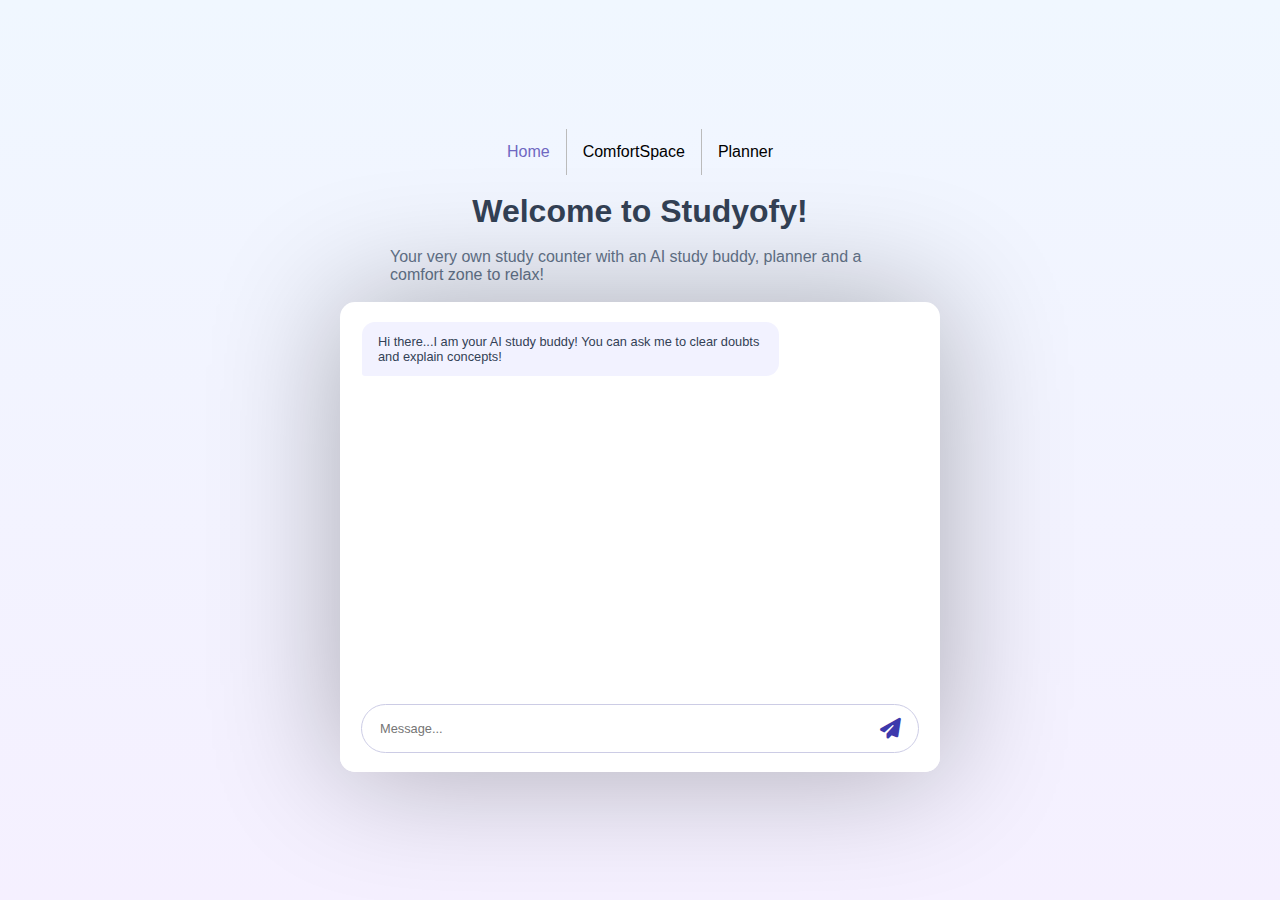
<file: index.html>
<!DOCTYPE html>
<html lang="en">

<head>
    <meta charset="UTF-8">
    <meta name="viewport" content="width=device-width, initial-scale=1.0">
    <title>Studyofy</title>
    <link rel="stylesheet" href="style.css">
    <link rel="stylesheet" href="https://cdnjs.cloudflare.com/ajax/libs/font-awesome/6.6.0/css/all.min.css">
        <ul>
        <li><a class="active" href="index.html">Home</a></li>
        <li><a href="comfortspace.html">ComfortSpace</a></li>
        <li><a href="planner.html">Planner</a></li>
      </ul>
      <br>
</head>

<body>

    <!-- Header -->
    <h1>Welcome to Studyofy!</h1>
    <br>
    <p class="header-description">Your very own study counter with an AI study buddy, planner and a comfort zone to relax! </p> <br>

    <div class="Chat-bot">

        <!-- chat-body -->
        <div class="chat-body">
            <div class="msg bot-msg">
                <div class="msg-text">
                    Hi there...I am your AI study buddy! You can ask me to clear doubts and explain concepts! 
                </div>
            </div>
        </div>

        <!-- chat-footer -->
        <div class="chat-footer">
            <form action="#" class="chat-form">
                <input placeholder="Message..." class="msg-input" required>
                <div class="chat-sender">
                    <button type="submit" id="send-message">
                        <i class="fa-solid fa-paper-plane"></i>
                    </button>
                </div>
            </form>
        </div>

        <!-- modal -->
        <div id="alertModal" class="modal">
            <div class="modal-content">
                <h2>You look stressed!</h2>
                <p> Wanna play some games and check out mental health resources? </p>
                <div class="modal-buttons">
                    <button onclick="goToMentalHealthPage()">Sure</button> 
                    <button onclick="closeModal()" style="font-size: 12px; text-align: center; cursor: pointer;">No Thanks!</button>
                </div>
            </div>
        </div>

    </div>

    <script src="script.js"></script>
</body>

</html>
</file>
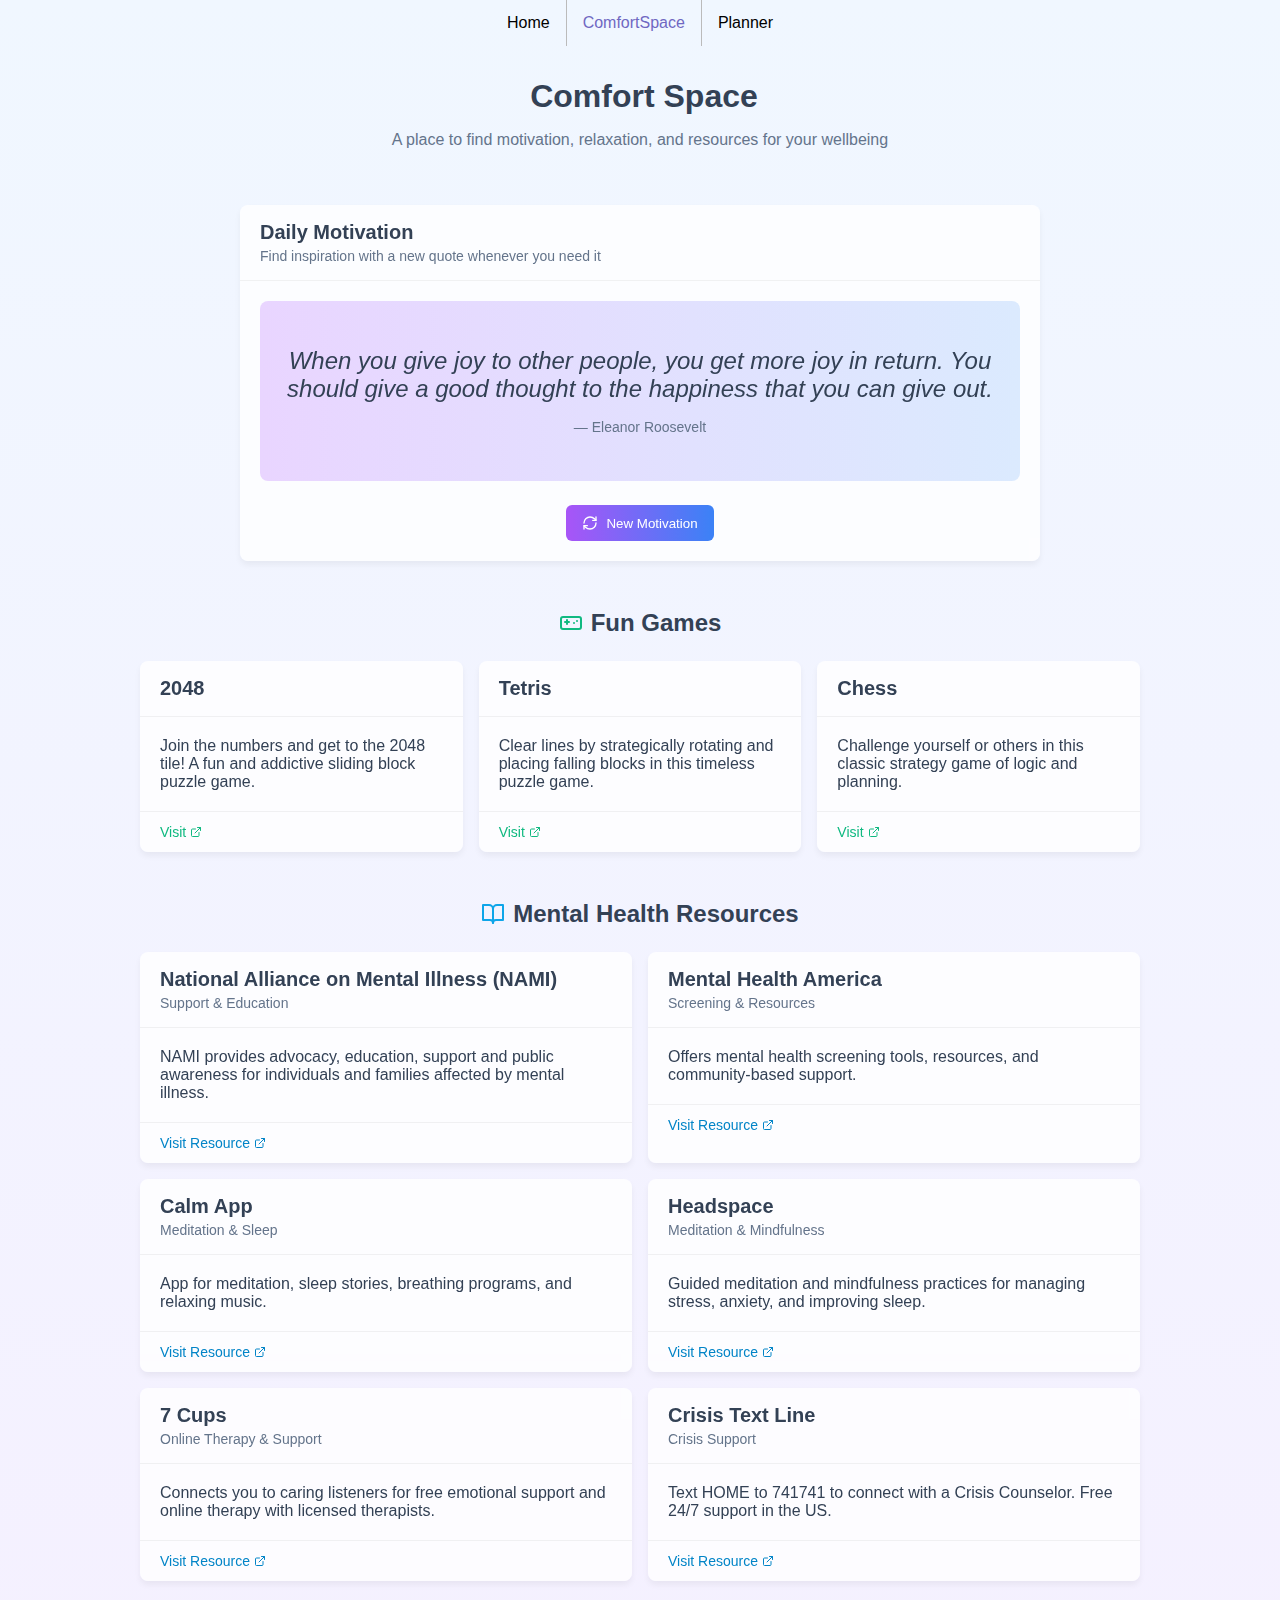
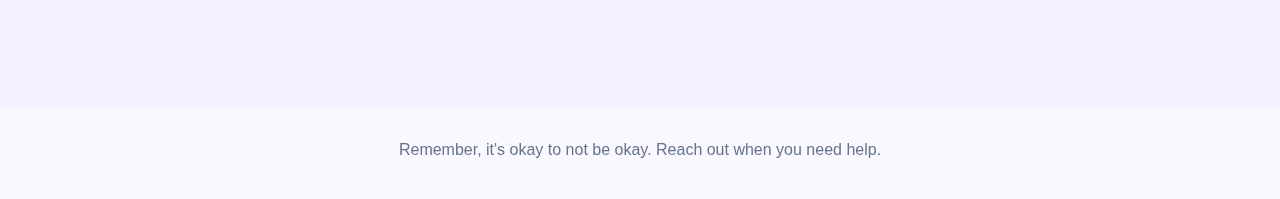
<file: comfortspace.html>
<!DOCTYPE html>
<html lang="en">
<head>
  <!-- Google tag (gtag.js) -->
<script async src="https://www.googletagmanager.com/gtag/js?id=G-5N6EJYQVMV"></script>
<script>
  window.dataLayer = window.dataLayer || [];
  function gtag(){dataLayer.push(arguments);}
  gtag('js', new Date());

  gtag('config', 'G-5N6EJYQVMV');
</script>
  <meta charset="UTF-8">
  <meta name="viewport" content="width=device-width, initial-scale=1.0">
  <link rel="stylesheet" href="style2.css">

</head>
<body>
  <div class="navbar">
  <ul>
    <li><a href="index.html">Home</a></li>
    <li><a class="active" href="comfortspace.html">ComfortSpace</a></li>
    <li><a href="planner.html">Planner</a></li>
  </ul>
</div>
  <header>
    <div class="container">
      <div class="header-title">
        <h1>Comfort Space</h1>
      </div>
      <p class="header-description">
        A place to find motivation, relaxation, and resources for your wellbeing
      </p>
    </div>
  </header>

  <main>
    <div class="container">
      <!-- Motivation Generator Section -->
      <section>
        <div class="card motivation-card">
          <div class="card-header">
            <h2 class="card-title">Daily Motivation</h2>
            <p class="card-description">Find inspiration with a new quote whenever you need it</p>
          </div>
          <div class="card-content">
            <div class="quote-container">
              <div>
                <p id="quote-text" class="quote-text">You are not alone in this journey. Every step forward is a victory.</p>
                <p id="quote-author" class="quote-author">— Unknown</p>
              </div>
            </div>
            <button id="new-quote-btn" class="button">
              <svg xmlns="http://www.w3.org/2000/svg" width="16" height="16" viewBox="0 0 24 24" fill="none" stroke="currentColor" stroke-width="2" stroke-linecap="round" stroke-linejoin="round">
                <path d="M3 12a9 9 0 0 1 9-9 9.75 9.75 0 0 1 6.74 2.74L21 8"></path>
                <path d="M21 3v5h-5"></path>
                <path d="M21 12a9 9 0 0 1-9 9 9.75 9.75 0 0 1-6.74-2.74L3 16"></path>
                <path d="M8 16H3v5"></path>
              </svg>
              New Motivation
            </button>
          </div>
        </div>
      </section>

      <!-- Games Section -->
      <section>
        <h2 class="section-title">
          <svg xmlns="http://www.w3.org/2000/svg" width="24" height="24" viewBox="0 0 24 24" fill="none" stroke="#10b981" stroke-width="2" stroke-linecap="round" stroke-linejoin="round">
            <line x1="6" y1="11" x2="10" y2="11"></line>
            <line x1="8" y1="9" x2="8" y2="13"></line>
            <line x1="15" y1="12" x2="15.01" y2="12"></line>
            <line x1="18" y1="10" x2="18.01" y2="10"></line>
            <rect x="2" y="6" width="20" height="12" rx="2"></rect>
          </svg>
          Fun Games
        </h2>

        <div class="grid games-grid" id="games-container">
          <!-- Games will be inserted here by JavaScript -->
        </div>
      </section>

      <!-- Mental Health Resources -->
      <section>
        <h2 class="section-title">
          <svg xmlns="http://www.w3.org/2000/svg" width="24" height="24" viewBox="0 0 24 24" fill="none" stroke="#0ea5e9" stroke-width="2" stroke-linecap="round" stroke-linejoin="round">
            <path d="M2 3h6a4 4 0 0 1 4 4v14a3 3 0 0 0-3-3H2z"></path>
            <path d="M22 3h-6a4 4 0 0 0-4 4v14a3 3 0 0 1 3-3h7z"></path>
          </svg>
          Mental Health Resources
        </h2>

        <div class="grid resources-grid" id="resources-container">
          <!-- Resources will be inserted here by JavaScript -->
        </div>
      </section>
    </div>
  </main>

  <footer>
    <div class="container">
      <p class="footer-text">Remember, it's okay to not be okay. Reach out when you need help.</p>
    </div>
  </footer>

  <script>
    // Motivation Generator
    const motivationalQuotes = [
  {
    quote: "We cannot solve problems with the kind of thinking we employed when we came up with them.",
    author: "Albert Einstein",
  },
  {
    quote: "Learn as if you will live forever, live like you will die tomorrow.",
    author: "Mahatma Gandhi",
  },
  {
    quote: "Stay away from those people who try to disparage your ambitions. Small minds will always do that, but great minds will give you a feeling that you can become great too.",
    author: "Mark Twain",
  },
  {
    quote: "When you give joy to other people, you get more joy in return. You should give a good thought to the happiness that you can give out.",
    author: "Eleanor Roosevelt",
  },
  {
    quote: "When you change your thoughts, remember to also change your world.",
    author: "Norman Vincent Peale",
  },
  {
    quote: "It is only when we take chances that our lives improve. The initial and the most difficult risk we need to take is to become honest.",
    author: "Walter Anderson",
  },
  {
    quote: "Nature has given us all the pieces required to achieve exceptional wellness and health, but has left it to us to put these pieces together.",
    author: "Diane McLaren",
  }
];

    // Games data
    const games = [
  {
    name: "2048",
    description: "Join the numbers and get to the 2048 tile! A fun and addictive sliding block puzzle game.",
    url: "https://flowing.games",
  },
  {
    name: "Tetris",
    description: "Clear lines by strategically rotating and placing falling blocks in this timeless puzzle game.",
    url: "https://zengarden.com", // note: double-check this URL, it doesn’t seem like a Tetris site 😅
  },
  {
    name: "Chess",
    description: "Challenge yourself or others in this classic strategy game of logic and planning.",
    url: "https://chess.com",
  },
];

    // Mental health resources data
    const resources = [
      {
        name: "National Alliance on Mental Illness (NAMI)",
        category: "Support & Education",
        description:
          "NAMI provides advocacy, education, support and public awareness for individuals and families affected by mental illness.",
        url: "https://www.nami.org",
      },
      {
        name: "Mental Health America",
        category: "Screening & Resources",
        description: "Offers mental health screening tools, resources, and community-based support.",
        url: "https://www.mhanational.org",
      },
      {
        name: "Calm App",
        category: "Meditation & Sleep",
        description: "App for meditation, sleep stories, breathing programs, and relaxing music.",
        url: "https://www.calm.com",
      },
      {
        name: "Headspace",
        category: "Meditation & Mindfulness",
        description: "Guided meditation and mindfulness practices for managing stress, anxiety, and improving sleep.",
        url: "https://www.headspace.com",
      },
      {
        name: "7 Cups",
        category: "Online Therapy & Support",
        description:
          "Connects you to caring listeners for free emotional support and online therapy with licensed therapists.",
        url: "https://www.7cups.com",
      },
      {
        name: "Crisis Text Line",
        category: "Crisis Support",
        description: "Text HOME to 741741 to connect with a Crisis Counselor. Free 24/7 support in the US.",
        url: "https://www.crisistextline.org",
      },
    ];

    // DOM elements
    const quoteText = document.getElementById('quote-text');
    const quoteAuthor = document.getElementById('quote-author');
    const newQuoteBtn = document.getElementById('new-quote-btn');
    const gamesContainer = document.getElementById('games-container');
    const resourcesContainer = document.getElementById('resources-container');

    // Function to generate a new random quote
    function generateNewQuote() {
      let newIndex;
      const currentQuote = quoteText.textContent;
      
      do {
        newIndex = Math.floor(Math.random() * motivationalQuotes.length);
      } while (motivationalQuotes[newIndex].quote === currentQuote);

      const newQuote = motivationalQuotes[newIndex];
      quoteText.textContent = newQuote.quote;
      quoteAuthor.textContent = `— ${newQuote.author}`;
    }

    // Add event listener to the button
    newQuoteBtn.addEventListener('click', generateNewQuote);

    // Function to create a game card
    function createGameCard(game) {
      const card = document.createElement('div');
      card.className = 'card';
      
      card.innerHTML = `
        <div class="card-header">
          <h3 class="card-title">${game.name}</h3>
        </div>
        <div class="card-content">
          <p>${game.description}</p>
        </div>
        <div class="card-footer">
          <a href="${game.url}" target="_blank" rel="noopener noreferrer" class="game-link">
            Visit
            <svg xmlns="http://www.w3.org/2000/svg" class="link-icon" viewBox="0 0 24 24" fill="none" stroke="currentColor" stroke-width="2" stroke-linecap="round" stroke-linejoin="round">
              <path d="M18 13v6a2 2 0 0 1-2 2H5a2 2 0 0 1-2-2V8a2 2 0 0 1 2-2h6"></path>
              <polyline points="15 3 21 3 21 9"></polyline>
              <line x1="10" y1="14" x2="21" y2="3"></line>
            </svg>
          </a>
        </div>
      `;
      
      return card;
    }

    // Function to create a resource card
    function createResourceCard(resource) {
      const card = document.createElement('div');
      card.className = 'card';
      
      card.innerHTML = `
        <div class="card-header">
          <h3 class="card-title">${resource.name}</h3>
          <p class="card-description">${resource.category}</p>
        </div>
        <div class="card-content">
          <p>${resource.description}</p>
        </div>
        <div class="card-footer">
          <a href="${resource.url}" target="_blank" rel="noopener noreferrer" class="resource-link">
            Visit Resource
            <svg xmlns="http://www.w3.org/2000/svg" class="link-icon" viewBox="0 0 24 24" fill="none" stroke="currentColor" stroke-width="2" stroke-linecap="round" stroke-linejoin="round">
              <path d="M18 13v6a2 2 0 0 1-2 2H5a2 2 0 0 1-2-2V8a2 2 0 0 1 2-2h6"></path>
              <polyline points="15 3 21 3 21 9"></polyline>
              <line x1="10" y1="14" x2="21" y2="3"></line>
            </svg>
          </a>
        </div>
      `;
      
      return card;
    }

    // Populate games
    games.forEach(game => {
      const gameCard = createGameCard(game);
      gamesContainer.appendChild(gameCard);
    });

    // Populate resources
    resources.forEach(resource => {
      const resourceCard = createResourceCard(resource);
      resourcesContainer.appendChild(resourceCard);
    });

    // Initialize with a random quote on page load
    generateNewQuote();
  </script>
</body>
</html>
</file>
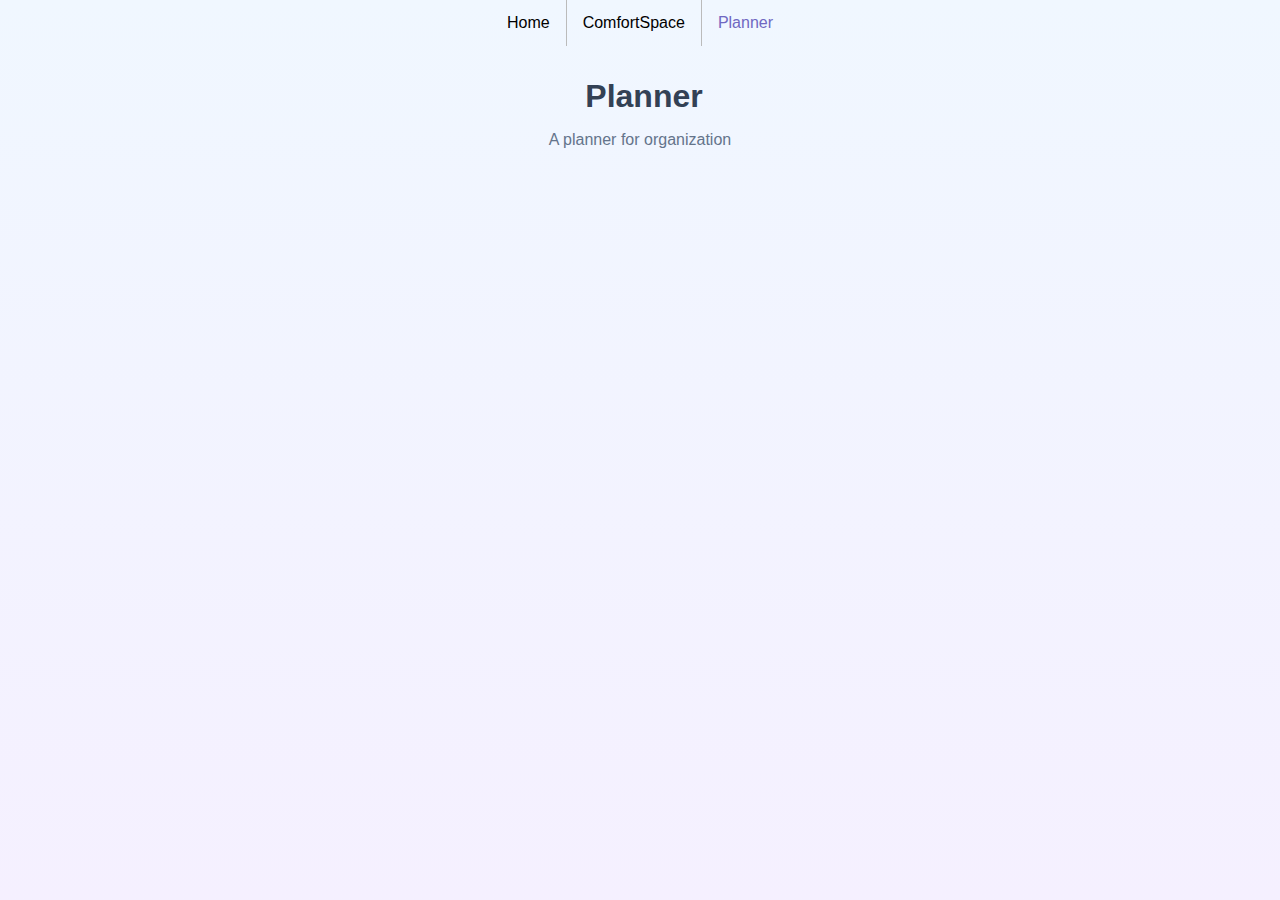
<file: planner.html>
<!DOCTYPE html>
<html lang="en">
<head>
  <meta charset="UTF-8">
  <meta name="viewport" content="width=device-width, initial-scale=1.0">
  <link rel="stylesheet" href="style2.css">

</head>
<body>
  <div class="navbar">
  <ul>
    <li><a href="index.html">Home</a></li>
    <li><a href="comfortspace.html">ComfortSpace</a></li>
    <li><a class="active" href="planner.html">Planner</a></li>
  </ul>
</div>
  <header>
    <div class="container">
      <div class="header-title">
        <h1>Planner </h1>
      </div>
      <p class="header-description">
        A planner for organization
      </p>
    </div>
  </header>
  <iframe src="https://calendar.google.com/calendar/embed?src=4ced1bb0a2ed93caf2f817a153678405e5e86d5866289801d7cb56ee71f75b4b%40group.calendar.google.com&ctz=UTC" style="border: 0" width="800" height="600" frameborder="0" scrolling="no"></iframe>
</body>
</file>
<file: style.css>
* {
    margin: 0;
    padding: 0;
    box-sizing: border-box;
    font-family: -apple-system, BlinkMacSystemFont, 'Segoe UI', Roboto, Oxygen, Ubuntu, Cantarell, 'Open Sans', 'Helvetica Neue', sans-serif;
  }
  ul {
    list-style-type: none;
    margin: 0;
    padding: 0;
    overflow: hidden;
  }
  
  li {
    float: left;
    border-right:1px solid #bbb;
  }
  
  li:last-child {
    border-right: none;
  }
  
  li a {
    color: black;
    display: block;
    text-align: center;
    padding: 14px 16px;
    text-decoration: none;
  }
  
  li a:hover:not(.active) {
    color: blueviolet;
  }
  
  .active {
    color: #6F68C2;
  }

  
body {
  display: flex;
  flex-direction: column;
  align-items: center;
  justify-content: center;
  min-height: 100vh;
        background: linear-gradient(to bottom, #f0f7ff, #f5f0ff);
      color: #334155;
  padding: 20px;
}


.Chat-bot {
  position: relative;
  width: 600px;
  background: #fff;
  overflow: hidden;
  border-radius: 15px;
  box-shadow: 0 0 128px 0 rgba(0, 0, 0, 0.3);
}

.header-description {
    max-width: 500px;
    margin: 0 auto;
    color: #64748b;
  }

.logo-text {
  display: flex;
  align-items: center;
  justify-content: center;
  font-size: 1.2rem;
  padding: 5px;
  color: #fff;
  font-weight: 600;
}


.chat-body {
  padding: 20px 22px;
  display: flex;
  flex-direction: column;
  gap: 15px;
  overflow-y: auto;
  height: 400px;
  margin-bottom: 70px;
  scrollbar-width: thin;
  scrollbar-color: #cccccf transparent;
}

.chat-body .msg {
    display: flex;
    flex-direction: column;
    align-items: flex-start;
    gap: 10px;
  }  

.chat-body .user-msg {
  flex-direction: column;
  align-items: flex-end;
}

.chat-body .msg .msg-text {
  padding: 12px 16px;
  max-width: 75%;
  font-size: 0.8rem;
}

.chat-body .bot-msg.thinking .msg-text {
  padding: 2px 16px;
}

.chat-body .bot-msg .msg-text {
  background: #F2F2FF;
  border-radius: 13px 13px 13px 3px;
}

.chat-body .user-msg .msg-text {
  background: #5350c4;
  border-radius: 13px 13px 3px 13px;
  color: #fff;
}

.chat-body .bot-msg .msg-text .thinking-indicator {
  display: flex;
  gap: 4px;
  padding-block: 15px;
}

.chat-body .bot-msg .msg-text .thinking-indicator .dot {
  height: 6px;
  width: 6px;
  border-radius: 50%;
  background: #6F68C2;
  animation: dotPulse 1.8s ease-in-out infinite;
}

.chat-body .bot-msg .msg-text .thinking-indicator .dot:nth-child(1) {
  animation-delay: 0.2s;
}

.chat-body .bot-msg .msg-text .thinking-indicator .dot:nth-child(2) {
  animation-delay: 0.3s;
}

.chat-body .bot-msg .msg-text .thinking-indicator .dot:nth-child(3) {
  animation-delay: 0.4s;
}

@keyframes dotPulse {
  0%, 44% {
    transform: translateY(0);
  }
  28% {
    opacity: 0.4;
    transform: translateY(-4px);
  }
  44% {
    opacity: 0.4;
  }
}

.chat-footer {
  position: absolute;
  bottom: 0;
  width: 100%;
  background: #fff;
  padding: 15px 22px 20px;
}

.chat-footer .chat-form {
  display: flex;
  align-items: center;
  background: #fff;
  outline: 1px solid #CCCCE5;
  border-radius: 32px;
}

.chat-footer .chat-form:focus-within {
  outline: 2px solid #5350C4;
}

.chat-form .msg-input {
  border: none;
  outline: none;
  height: 47px;
  width: 100%;
  font-size: 0.8rem;
  padding: 14px 0 13px 18px;
}

.chat-form .chat-sender {
  display: flex;
  align-items: center;
  align-self: flex-end;
  padding-right: 10px;
  height: 47px;
}

.chat-form .chat-sender button {
  height: 35px;
  width: 35px;
  font-size: 1.3rem;
  border: none;
  background: #fff;
  color: #3d39ac;
  cursor: pointer;
}

.modal {
  display: none;
  position: fixed;
  top: 0;
  left: 0;
  width: 100%;
  height: 100%;
  background-color: rgba(0, 0, 0, 0.5);
  z-index: 1000;
  justify-content: center;
  align-items: center;
}

.modal-content {
  background-color: white;
  padding: 30px;
  border-radius: 8px;
  max-width: 400px;
  text-align: center;
  box-shadow: 0 4px 8px rgba(0, 0, 0, 0.2);
}

.modal-buttons {
  margin-top: 20px;
  display: flex;
  justify-content: center;
}

.modal-buttons button {
  margin: 0 10px;
}
button {
    background: linear-gradient(to right, #a855f7, #3b82f6);
    color: white;
    border: none;
    padding: 10px 16px;
    border-radius: 6px;
    font-weight: 500;
    cursor: pointer;
    display: flex;
    align-items: center;
    justify-content: center;
    transition: opacity 0.2s ease;
  }
</file>
<file: style2.css>
* {
  margin: 0;
  padding: 0;
  box-sizing: border-box;
  font-family: -apple-system, BlinkMacSystemFont, 'Segoe UI', Roboto, Oxygen, Ubuntu, Cantarell, 'Open Sans', 'Helvetica Neue', sans-serif;
}
.navbar {
    display: flex;
    justify-content: center;
  }  
ul {
list-style-type: none;
margin: 0;
padding: 0;
overflow: hidden;
}

li {
float: left;
border-right:1px solid #bbb;
}

li:last-child {
border-right: none;
}

li a {
color: black;
display: block;
text-align: center;
padding: 14px 16px;
text-decoration: none;
}

li a:hover:not(.active) {
color: blueviolet;
}

.active {
color: #6F68C2;
}

body {
  min-height: 100vh;
  background: linear-gradient(to bottom, #f0f7ff, #f5f0ff);
  color: #334155;
}

.container {
  width: 100%;
  max-width: 1200px;
  margin: 0 auto;
  padding: 0 20px;
}

/* Header styles */
header {
  padding: 32px 0 24px;
  text-align: center;
}

.header-title {
  display: flex;
  align-items: center;
  justify-content: center;
  margin-bottom: 16px;
}

.header-title h1 {
  font-size: 2rem;
  font-weight: bold;
  margin-left: 8px;
}

.header-description {
  max-width: 500px;
  margin: 0 auto;
  color: #64748b;
}

/* Main content styles */
main {
  padding: 32px 0;
}

section {
  margin-bottom: 48px;
  max-width: 1000px;
  margin-left: auto;
  margin-right: auto;
}

.section-title {
  font-size: 1.5rem;
  font-weight: 600;
  margin-bottom: 24px;
  display: flex;
  align-items: center;
  justify-content: center;
}

.section-title svg {
  margin-right: 8px;
}

/* Card styles */
.card {
  background-color: rgba(255, 255, 255, 0.8);
  border-radius: 8px;
  box-shadow: 0 4px 6px rgba(0, 0, 0, 0.05);
  backdrop-filter: blur(4px);
  overflow: hidden;
  transition: box-shadow 0.3s ease;
}

.card:hover {
  box-shadow: 0 6px 12px rgba(0, 0, 0, 0.08);
}

.card-header {
  padding: 16px 20px;
  border-bottom: 1px solid rgba(0, 0, 0, 0.05);
}

.card-title {
  font-size: 1.25rem;
  font-weight: 600;
}

.card-description {
  font-size: 0.875rem;
  color: #64748b;
  margin-top: 4px;
}

.card-content {
  padding: 20px;
}

.card-footer {
  padding: 12px 20px;
  border-top: 1px solid rgba(0, 0, 0, 0.05);
}

/* Motivation generator styles */
.motivation-card {
  max-width: 800px;
  margin: 0 auto;
}

.quote-container {
  background: linear-gradient(to right, #e9d5ff, #dbeafe);
  padding: 24px;
  border-radius: 8px;
  min-height: 180px;
  display: flex;
  align-items: center;
  justify-content: center;
  margin-bottom: 24px;
}

.quote-text {
  font-size: 1.5rem;
  font-weight: 500;
  font-style: italic;
  margin-bottom: 16px;
  text-align: center;
}

.quote-author {
  font-size: 0.875rem;
  color: #64748b;
  text-align: center;
}

.button {
  background: linear-gradient(to right, #a855f7, #3b82f6);
  color: white;
  border: none;
  padding: 10px 16px;
  border-radius: 6px;
  font-weight: 500;
  cursor: pointer;
  display: flex;
  align-items: center;
  justify-content: center;
  margin: 0 auto;
  transition: opacity 0.2s ease;
}

.button:hover {
  opacity: 0.9;
}

.button svg {
  margin-right: 8px;
}

/* Grid layouts */
.grid {
  display: grid;
  gap: 16px;
}

.games-grid {
  grid-template-columns: repeat(1, 1fr);
}

.resources-grid {
  grid-template-columns: repeat(1, 1fr);
}

@media (min-width: 640px) {
  .games-grid {
    grid-template-columns: repeat(2, 1fr);
  }
  
  .resources-grid {
    grid-template-columns: repeat(2, 1fr);
  }
}

@media (min-width: 1024px) {
  .games-grid {
    grid-template-columns: repeat(3, 1fr);
  }
}

/* Link styles */
.resource-link {
  color: #0284c7;
  text-decoration: none;
  display: flex;
  align-items: center;
  font-size: 0.875rem;
}

.resource-link:hover {
  color: #0369a1;
}

.game-link {
  color: #10b981;
  text-decoration: none;
  display: flex;
  align-items: center;
  font-size: 0.875rem;
}

.game-link:hover {
  color: #059669;
}

.link-icon {
  margin-left: 4px;
  width: 12px;
  height: 12px;
}

/* Footer styles */
footer {
  background-color: rgba(255, 255, 255, 0.5);
  backdrop-filter: blur(4px);
  padding: 32px 0;
  margin-top: 48px;
  text-align: center;
}

.footer-text {
  color: #64748b;
  margin-bottom: 8px;
}
</file>
